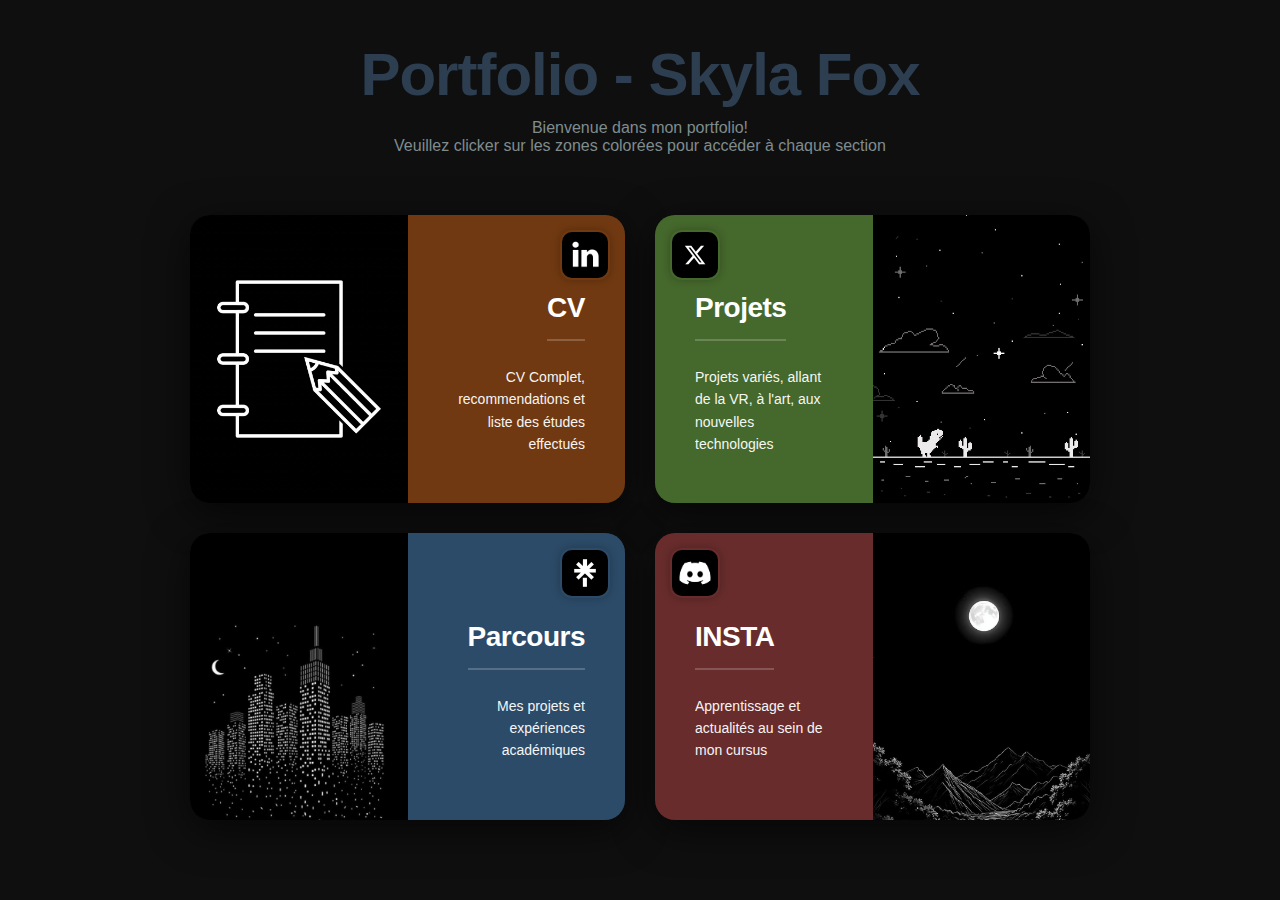
<file: Portfolio-Skyla/index.html>
<!DOCTYPE html>
<html lang="en">
<head>
    <meta charset="UTF-8">
    <meta name="viewport" content="width=device-width, initial-scale=1.0">
    <title>Skyla Portfolio</title>
    <link rel="stylesheet" href="styles.css">
</head>
<body>
    <div class="container">
        <header class="header">
            <h1>Portfolio - Skyla Fox </h1>
            <p class="subtitle">Bienvenue dans mon portfolio! <br> Veuillez clicker sur les zones colorées pour accéder à chaque section</p>
        </header>

        <div class="portfolio-grid"> <!-- Slot 1 - CV -->
            <div class="portfolio-case case-1">
                <h2 class="hidden-title">CV</h2>
                <p class="hidden-description">Étudiante en BTS SIO option SLAM, passionnée par l'intelligence artificielle, le développement web et les environnements immersifs. Dotée d'une double compétence en marketing digital et en informatique, j'ai développé une approche hybride alliant technique et stratégie digitale.</p>
                <p class="hidden-description">Curieuse, autonome et créative, j'ai contribué à la gestion de communautés digitales, à la création de contenus web et à l'optimisation d'outils numériques en entreprise. Mon objectif est de concevoir des solutions technologiques innovantes, notamment dans le domaine des formations assistées par IA et de la réalité virtuelle, afin de rendre l'apprentissage plus accessible et personnalisé.</p>
                <img class="hidden-image" src="./assets/img/notes (2).jpg" alt="CV">
                <a class="hidden-link" href="./assets/CV-Skyla.pdf"></a>
                <data class="hidden-display-type" value="pdf"></data>
                <a href="https://www.linkedin.com/in/skyla-fox-escandell/" target="_blank" rel="noopener noreferrer" class="social-link" onclick="event.stopPropagation();">
                    <img src="./assets/img/linkedin.jpg" alt="LinkedIn" class="social-icon-img">
                </a>
                <div class="content-wrapper"> <!-- Intra - CV -->
                    <div class="image-area"></div>
                     <div class="text-area accent-bg-1">
                        <h3>CV</h3>
                        <p class="description">CV Complet, recommendations et liste des études effectués</p>
                    </div>
                </div>
            </div>
            
            <div class="portfolio-case case-2" data-nav-on-click="true"> <!-- Slot 2 - Projets Personnels -->
                <img class="hidden-image" src="./assets/img/blocky jeux.jpg" alt="Projets">
                <a class="hidden-link" href="projets.html"></a>
                <a href="https://x.com/Skyla_Fox_" target="_blank" rel="noopener noreferrer" class="social-link" onclick="event.stopPropagation();">
                    <img src="./assets/img/X.jpg" alt="Twitter/X" class="social-icon-img">
                </a>                
                <div class="content-wrapper"> <!-- Intra - Projets -->
                    <div class="text-area accent-bg-2">
                        <h3>Projets</h3>
                        <p class="description">Projets variés, allant de la VR, à l'art, aux nouvelles technologies</p>
                    </div>
                    <div class="image-area"></div>
                </div>
            </div>

            <div class="portfolio-case case-3" data-nav-on-click="true"> <!-- Slot 3 - Galerie -->
                <img class="hidden-image" src="./assets/img/villes.jpg" alt="Galerie">
                <a class="hidden-link" href="galerie.html"></a>
                <a href="https://linktr.ee/skyla_fox" target="_blank" rel="noopener noreferrer" class="social-link" onclick="event.stopPropagation();">
                    <img src="./assets/img/linktree.jpg" alt="Linktree" class="social-icon-img">
                </a>               
                <div class="content-wrapper"> <!-- Intra - Galerie -->
                    <div class="image-area"></div>
                    <div class="text-area accent-bg-3">
                        <h3>Parcours</h3>
                        <p class="description">Mes projets et expériences académiques</p>
                    </div>
                </div>
            </div>

            <div class="portfolio-case case-4" data-nav-on-click="true"> <!-- Slot 4 - Contact -->
                <img class="hidden-image" src="./assets/img/montagneqs.jpg" alt="Contact">
                <a class="hidden-link" href="newsletters.html"></a>
                <a href="https://discord.com" target="_blank" rel="noopener noreferrer" class="social-link" onclick="event.stopPropagation();">
                    <img src="./assets/img/discord.jpg" alt="Discord" class="social-icon-img">
                </a>
                <div class="content-wrapper"> <!-- Intra - Contact -->
                    <div class="text-area accent-bg-4">
                        <h3>INSTA</h3>
                        <p class="description">Apprentissage et actualités au sein de mon cursus</p>
                    </div>
                    <div class="image-area"></div>
                </div>
            </div>
        </div>

        <div id="detail-view" class="detail-view" aria-hidden="true"> <!-- Detail - Retour bouton -->
           <div class="detail-inner">
                <button id="detail-back" class="detail-back">← Retour à l'accueil</button> 
                <div class="detail-content">
                    <div class="detail-media" id="detail-media" aria-hidden="true">
                    </div>
                    <div class="detail-text">
                        <h2 id="detail-title"></h2>
                        <p id="detail-desc"></p>
                    </div>
                </div>
            </div>
        </div>
    </div>
    
<script src="script.js"></script>
</body> 
</html>
</file>
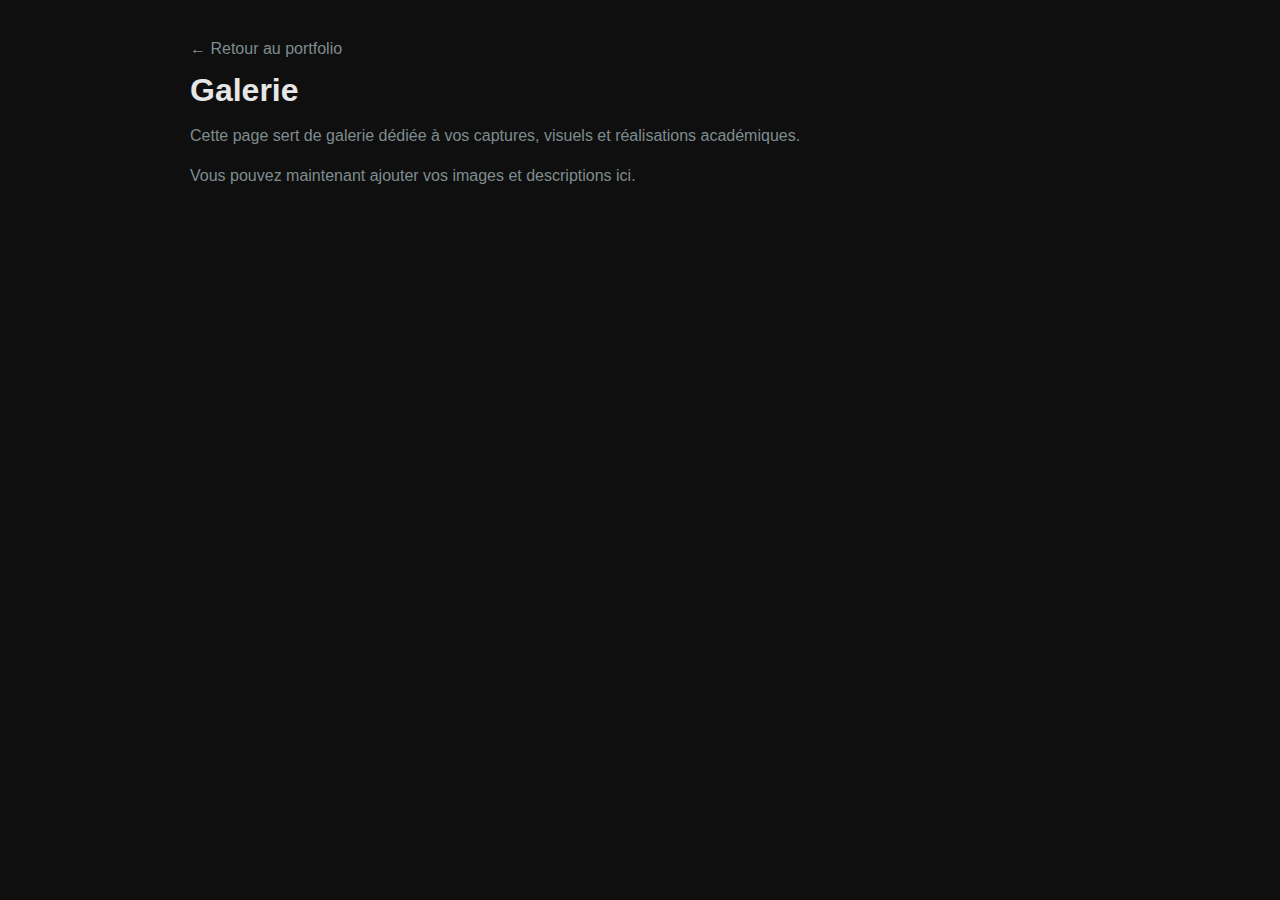
<file: Portfolio-Skyla/galerie.html>
<!DOCTYPE html>
<html lang="fr">
<head>
    <meta charset="UTF-8">
    <meta name="viewport" content="width=device-width, initial-scale=1.0">
    <title>Galerie - Skyla Portfolio</title>
    <style>
        * { margin: 0; padding: 0; box-sizing: border-box; }
        body {
            font-family: 'Segoe UI', Tahoma, Geneva, Verdana, sans-serif;
            background: #0f0f10;
            color: #e6e6e6;
            min-height: 100vh;
            padding: 40px 20px;
        }
        main { max-width: 900px; margin: 0 auto; }
        a { color: #7f8c8d; text-decoration: none; }
        a:hover { color: #e6e6e6; }
        h1 { margin: 14px 0 14px; color: #e6e6e6; }
        p { color: #7f8c8d; line-height: 1.6; margin-bottom: 14px; }
    </style>
</head>
<body>
    <main>
        <a href="index.html">← Retour au portfolio</a>
        <h1>Galerie</h1>
        <p>Cette page sert de galerie dédiée à vos captures, visuels et réalisations académiques.</p>
        <p>Vous pouvez maintenant ajouter vos images et descriptions ici.</p>
    </main>
</body>
</html>
</file>
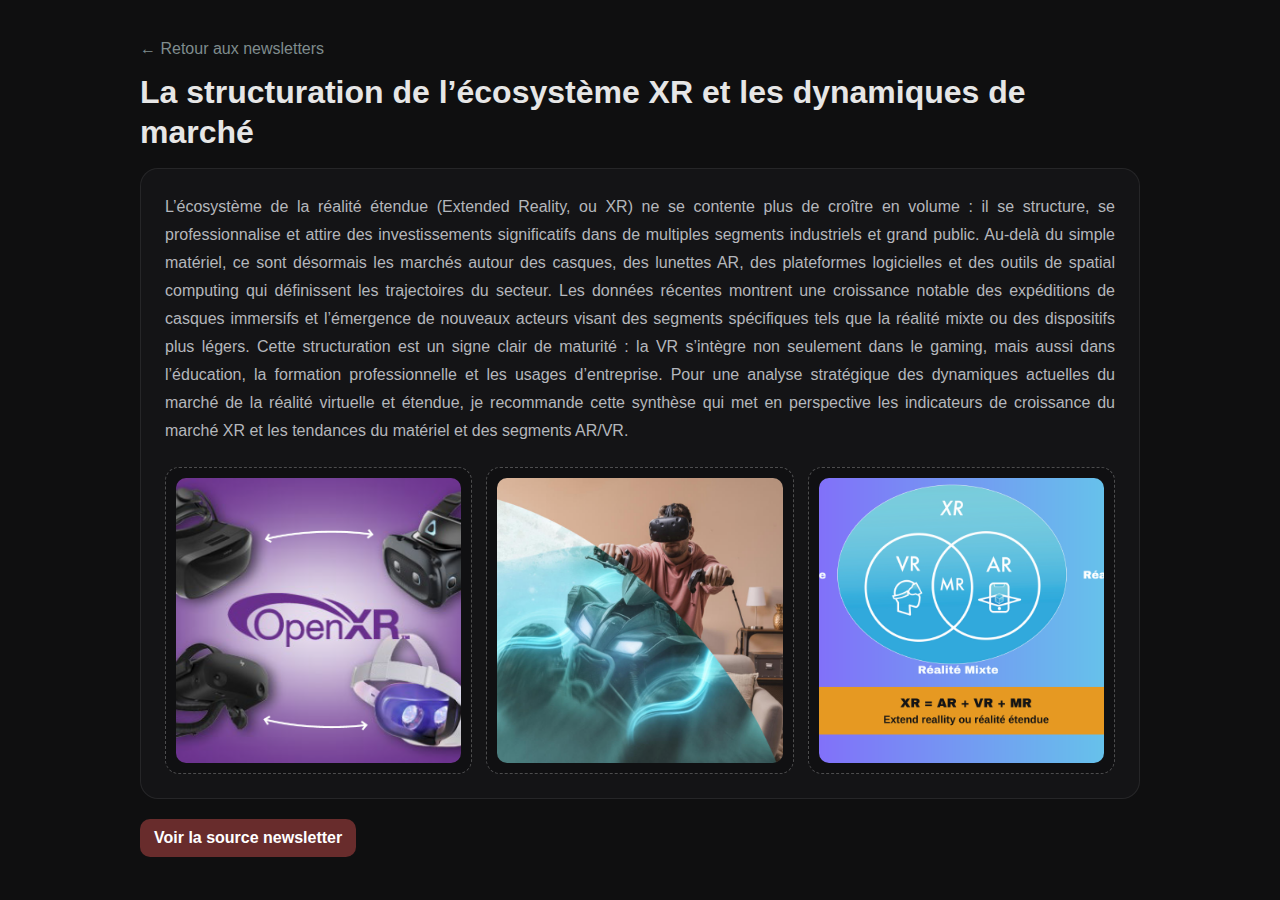
<file: Portfolio-Skyla/newsletter-design-ux.html>
<!DOCTYPE html>
<html lang="fr">
<head>
    <meta charset="UTF-8">
    <meta name="viewport" content="width=device-width, initial-scale=1.0">
    <title>Newsletter 3 - Dynamiques XR</title>
    <style>
        * { margin: 0; padding: 0; box-sizing: border-box; }
        body {
            font-family: 'Segoe UI', Tahoma, Geneva, Verdana, sans-serif;
            background: #0f0f10;
            color: #e6e6e6;
            min-height: 100vh;
            padding: 40px 20px;
        }
        main { max-width: 1000px; margin: 0 auto; }
        a { color: #7f8c8d; text-decoration: none; }
        a:hover { color: #e6e6e6; }
        h1 { margin: 14px 0 16px; color: #e6e6e6; line-height: 1.25; }
        p { color: #b4b7bc; line-height: 1.75; text-align: justify; }
        .content {
            background: #141416;
            border: 1px solid rgba(255, 255, 255, 0.08);
            border-radius: 18px;
            padding: 24px;
            margin-top: 14px;
        }
        .images {
            margin-top: 22px;
            display: grid;
            grid-template-columns: repeat(3, minmax(0, 1fr));
            gap: 14px;
        }
        .image-slot {
            aspect-ratio: 1 / 1;
            border: 1px dashed rgba(255, 255, 255, 0.25);
            border-radius: 14px;
            display: flex;
            align-items: center;
            justify-content: center;
            color: #8f949b;
            background: #101012;
            text-align: center;
            padding: 10px;
            font-size: 0.92rem;
        }
        .image-slot img {
            width: 100%;
            height: 100%;
            object-fit: cover;
            border-radius: 10px;
        }
        .link {
            display: inline-block;
            margin-top: 20px;
            background: #682c2c;
            color: #ffffff;
            padding: 10px 14px;
            border-radius: 10px;
            font-weight: 700;
        }
        .link:hover { filter: brightness(1.12); color: #ffffff; }
        @media (max-width: 860px) {
            .images {
                grid-template-columns: 1fr;
            }
        }
    </style>
</head>
<body>
    <main>
        <a href="newsletters.html">← Retour aux newsletters</a>
        <h1>La structuration de l’écosystème XR et les dynamiques de marché</h1>

        <section class="content">
            <p>
                L’écosystème de la réalité étendue (Extended Reality, ou XR) ne se contente plus de croître en volume : il se structure, se professionnalise et attire des investissements significatifs dans de multiples segments industriels et grand public. Au-delà du simple matériel, ce sont désormais les marchés autour des casques, des lunettes AR, des plateformes logicielles et des outils de spatial computing qui définissent les trajectoires du secteur. Les données récentes montrent une croissance notable des expéditions de casques immersifs et l’émergence de nouveaux acteurs visant des segments spécifiques tels que la réalité mixte ou des dispositifs plus légers. Cette structuration est un signe clair de maturité : la VR s’intègre non seulement dans le gaming, mais aussi dans l’éducation, la formation professionnelle et les usages d’entreprise. Pour une analyse stratégique des dynamiques actuelles du marché de la réalité virtuelle et étendue, je recommande cette synthèse qui met en perspective les indicateurs de croissance du marché XR et les tendances du matériel et des segments AR/VR.
            </p>

            <section class="images" aria-label="Zone images newsletter 3">
                <div class="image-slot">
                    <img src="assets/img/newsletter-3/Casques-OpenXR.png" alt="Casques compatibles OpenXR">
                </div>
                <div class="image-slot">
                    <img src="assets/img/newsletter-3/realite-etendue-XR.jpg" alt="Schéma de la réalité étendue XR">
                </div>
                <div class="image-slot">
                    <img src="assets/img/newsletter-3/XR-AR-VR-MR-1.png" alt="Comparaison XR AR VR MR">
                </div>
            </section>
        </section>

        <a class="link" href="https://treeview.studio/blog/ar-vr-mr-xr-metaverse-spatial-computing-industry-stats" target="_blank" rel="noopener noreferrer">Voir la source newsletter</a>
    </main>
</body>
</html>
</file>
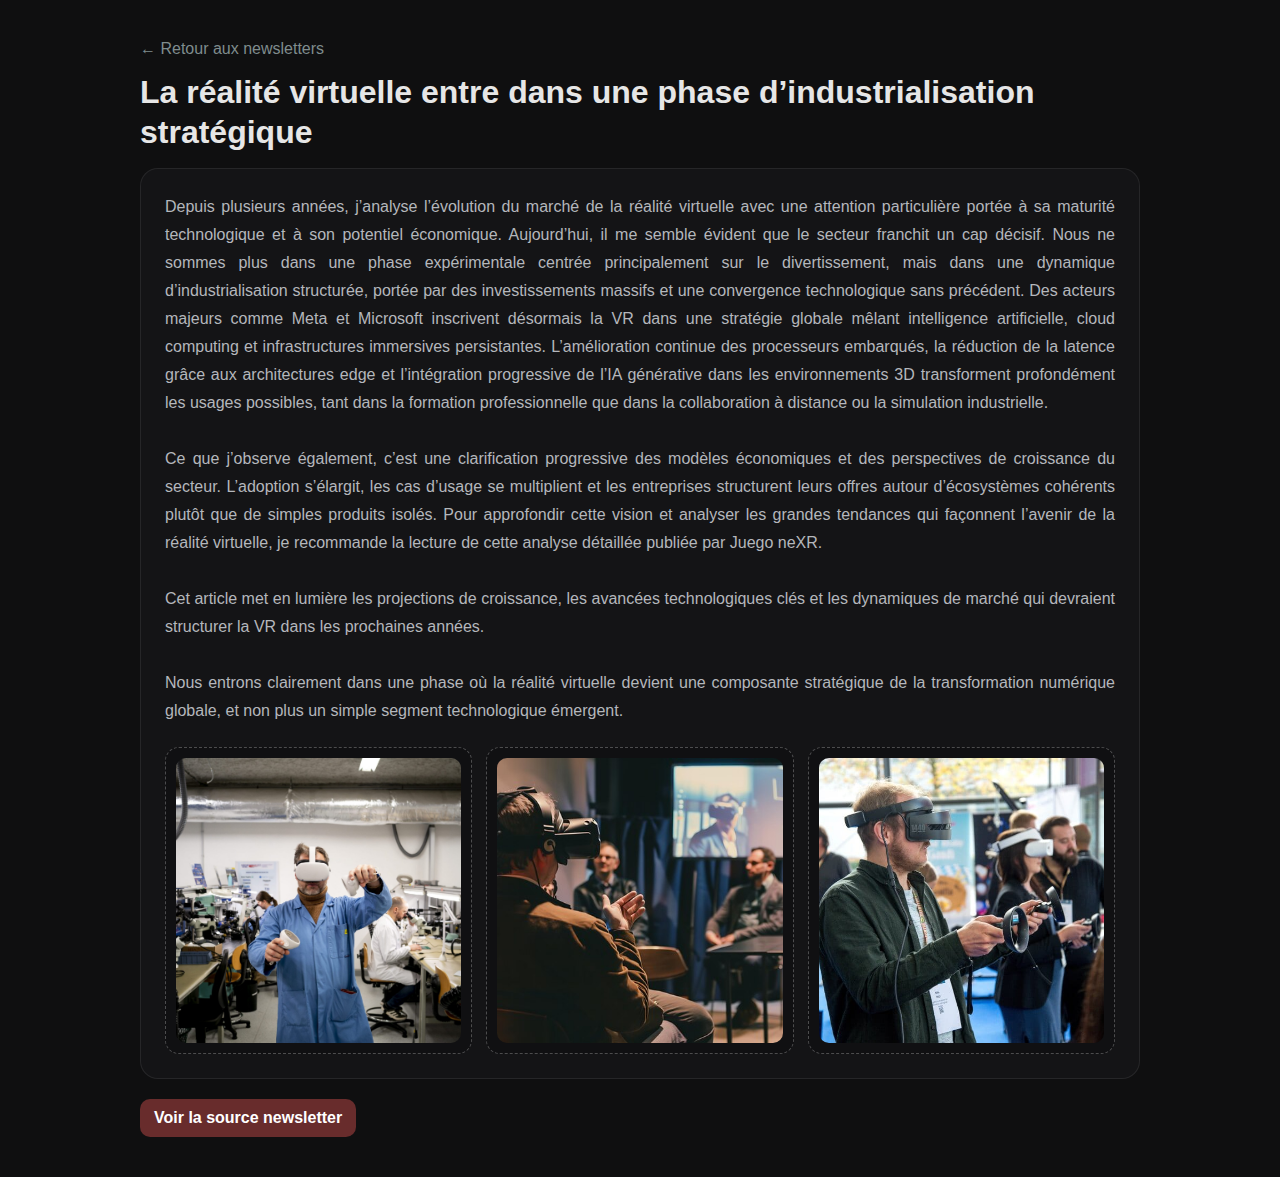
<file: Portfolio-Skyla/newsletter-ia-tech.html>
<!DOCTYPE html>
<html lang="fr">
<head>
    <meta charset="UTF-8">
    <meta name="viewport" content="width=device-width, initial-scale=1.0">
    <title>Newsletter 1 - Industrialisation VR</title>
    <style>
        * { margin: 0; padding: 0; box-sizing: border-box; }
        body {
            font-family: 'Segoe UI', Tahoma, Geneva, Verdana, sans-serif;
            background: #0f0f10;
            color: #e6e6e6;
            min-height: 100vh;
            padding: 40px 20px;
        }
        main { max-width: 1000px; margin: 0 auto; }
        a { color: #7f8c8d; text-decoration: none; }
        a:hover { color: #e6e6e6; }
        h1 { margin: 14px 0 16px; color: #e6e6e6; line-height: 1.25; }
        p { color: #b4b7bc; line-height: 1.75; text-align: justify; }
        .content {
            background: #141416;
            border: 1px solid rgba(255, 255, 255, 0.08);
            border-radius: 18px;
            padding: 24px;
            margin-top: 14px;
        }
        .images {
            margin-top: 22px;
            display: grid;
            grid-template-columns: repeat(3, minmax(0, 1fr));
            gap: 14px;
        }
        .image-slot {
            aspect-ratio: 1 / 1;
            border: 1px dashed rgba(255, 255, 255, 0.25);
            border-radius: 14px;
            display: flex;
            align-items: center;
            justify-content: center;
            color: #8f949b;
            background: #101012;
            text-align: center;
            padding: 10px;
            font-size: 0.92rem;
        }
        .image-slot img {
            width: 100%;
            height: 100%;
            object-fit: cover;
            border-radius: 10px;
        }
        .link {
            display: inline-block;
            margin-top: 20px;
            background: #682c2c;
            color: #ffffff;
            padding: 10px 14px;
            border-radius: 10px;
            font-weight: 700;
        }
        .link:hover { filter: brightness(1.12); color: #ffffff; }
        @media (max-width: 860px) {
            .images {
                grid-template-columns: 1fr;
            }
        }
    </style>
</head>
<body>
    <main>
        <a href="newsletters.html">← Retour aux newsletters</a>
        <h1>La réalité virtuelle entre dans une phase d’industrialisation stratégique</h1>

        <section class="content">
            <p>
                Depuis plusieurs années, j’analyse l’évolution du marché de la réalité virtuelle avec une attention particulière portée à sa maturité technologique et à son potentiel économique. Aujourd’hui, il me semble évident que le secteur franchit un cap décisif. Nous ne sommes plus dans une phase expérimentale centrée principalement sur le divertissement, mais dans une dynamique d’industrialisation structurée, portée par des investissements massifs et une convergence technologique sans précédent. Des acteurs majeurs comme Meta et Microsoft inscrivent désormais la VR dans une stratégie globale mêlant intelligence artificielle, cloud computing et infrastructures immersives persistantes. L’amélioration continue des processeurs embarqués, la réduction de la latence grâce aux architectures edge et l’intégration progressive de l’IA générative dans les environnements 3D transforment profondément les usages possibles, tant dans la formation professionnelle que dans la collaboration à distance ou la simulation industrielle.
                <br><br>
                Ce que j’observe également, c’est une clarification progressive des modèles économiques et des perspectives de croissance du secteur. L’adoption s’élargit, les cas d’usage se multiplient et les entreprises structurent leurs offres autour d’écosystèmes cohérents plutôt que de simples produits isolés. Pour approfondir cette vision et analyser les grandes tendances qui façonnent l’avenir de la réalité virtuelle, je recommande la lecture de cette analyse détaillée publiée par Juego neXR.
                <br><br>
                Cet article met en lumière les projections de croissance, les avancées technologiques clés et les dynamiques de marché qui devraient structurer la VR dans les prochaines années.
                <br><br>
                Nous entrons clairement dans une phase où la réalité virtuelle devient une composante stratégique de la transformation numérique globale, et non plus un simple segment technologique émergent.
            </p>

            <section class="images" aria-label="Zone images newsletter 1">
                <div class="image-slot">
                    <img src="assets/img/newsletter-1/La-realite-Virtuelle-en-entreprise-02-scaled.jpg" alt="Réalité virtuelle en entreprise">
                </div>
                <div class="image-slot">
                    <img src="assets/img/newsletter-1/man-wearing-vr-headset-while-interacting-with-others-conference-room_1282444-87090.jpg" alt="Personne portant un casque VR en réunion">
                </div>
                <div class="image-slot">
                    <img src="assets/img/newsletter-1/virtual-reality-at-meetings-and-events.jpg" alt="Réalité virtuelle dans les réunions et événements">
                </div>
            </section>
        </section>

        <a class="link" href="https://juegonexr.com/blog/virtual-reality-future-trends/" target="_blank" rel="noopener noreferrer">Voir la source newsletter</a>
    </main>
</body>
</html>
</file>
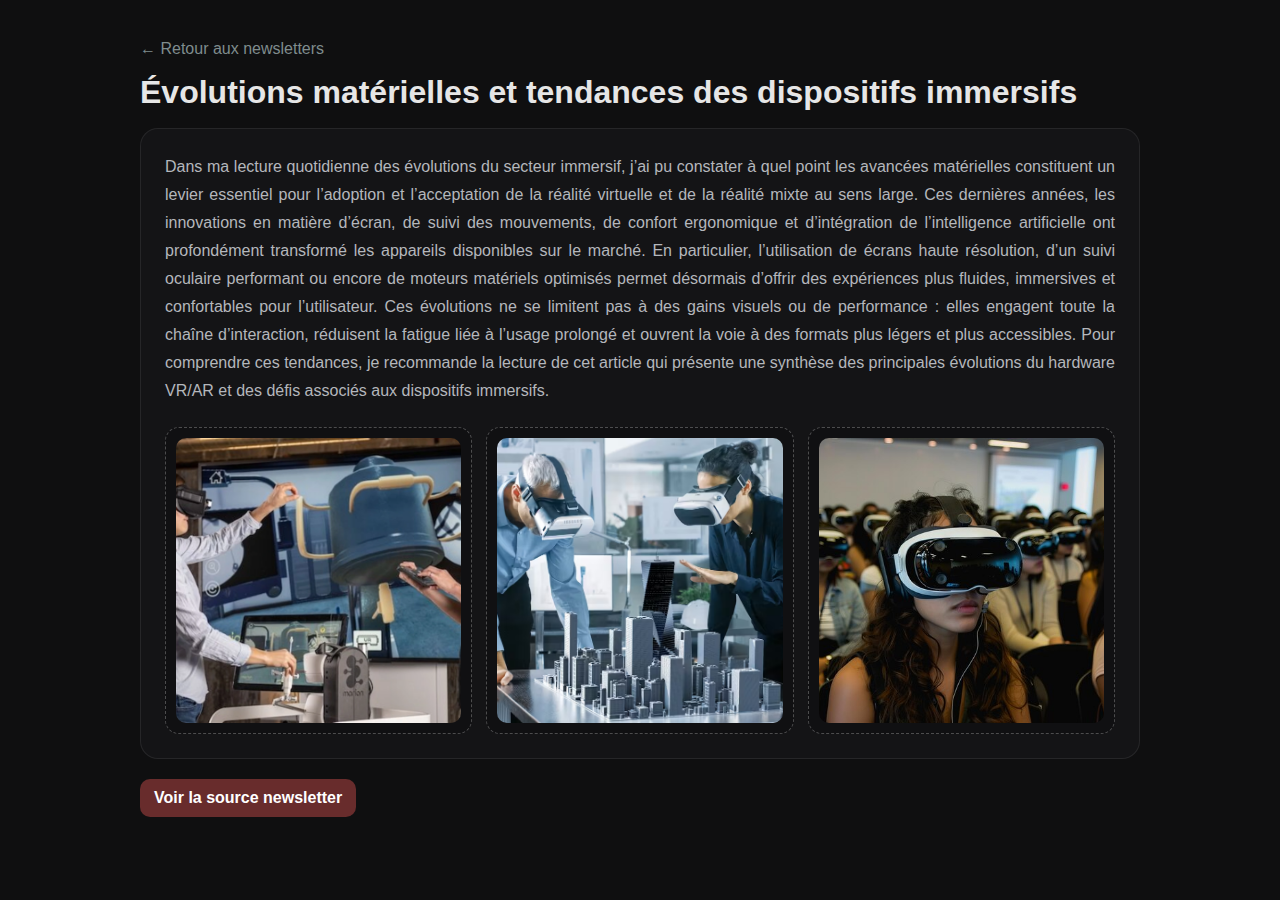
<file: Portfolio-Skyla/newsletter-web-dev.html>
<!DOCTYPE html>
<html lang="fr">
<head>
    <meta charset="UTF-8">
    <meta name="viewport" content="width=device-width, initial-scale=1.0">
    <title>Newsletter 2 - Évolutions matérielles</title>
    <style>
        * { margin: 0; padding: 0; box-sizing: border-box; }
        body {
            font-family: 'Segoe UI', Tahoma, Geneva, Verdana, sans-serif;
            background: #0f0f10;
            color: #e6e6e6;
            min-height: 100vh;
            padding: 40px 20px;
        }
        main { max-width: 1000px; margin: 0 auto; }
        a { color: #7f8c8d; text-decoration: none; }
        a:hover { color: #e6e6e6; }
        h1 { margin: 14px 0 16px; color: #e6e6e6; line-height: 1.25; }
        p { color: #b4b7bc; line-height: 1.75; text-align: justify; }
        .content {
            background: #141416;
            border: 1px solid rgba(255, 255, 255, 0.08);
            border-radius: 18px;
            padding: 24px;
            margin-top: 14px;
        }
        .images {
            margin-top: 22px;
            display: grid;
            grid-template-columns: repeat(3, minmax(0, 1fr));
            gap: 14px;
        }
        .image-slot {
            aspect-ratio: 1 / 1;
            border: 1px dashed rgba(255, 255, 255, 0.25);
            border-radius: 14px;
            display: flex;
            align-items: center;
            justify-content: center;
            color: #8f949b;
            background: #101012;
            text-align: center;
            padding: 10px;
            font-size: 0.92rem;
        }
        .image-slot img {
            width: 100%;
            height: 100%;
            object-fit: cover;
            border-radius: 10px;
        }
        .link {
            display: inline-block;
            margin-top: 20px;
            background: #682c2c;
            color: #ffffff;
            padding: 10px 14px;
            border-radius: 10px;
            font-weight: 700;
        }
        .link:hover { filter: brightness(1.12); color: #ffffff; }
        @media (max-width: 860px) {
            .images {
                grid-template-columns: 1fr;
            }
        }
    </style>
</head>
<body>
    <main>
        <a href="newsletters.html">← Retour aux newsletters</a>
        <h1>Évolutions matérielles et tendances des dispositifs immersifs</h1>

        <section class="content">
            <p>
                Dans ma lecture quotidienne des évolutions du secteur immersif, j’ai pu constater à quel point les avancées matérielles constituent un levier essentiel pour l’adoption et l’acceptation de la réalité virtuelle et de la réalité mixte au sens large. Ces dernières années, les innovations en matière d’écran, de suivi des mouvements, de confort ergonomique et d’intégration de l’intelligence artificielle ont profondément transformé les appareils disponibles sur le marché. En particulier, l’utilisation de écrans haute résolution, d’un suivi oculaire performant ou encore de moteurs matériels optimisés permet désormais d’offrir des expériences plus fluides, immersives et confortables pour l’utilisateur. Ces évolutions ne se limitent pas à des gains visuels ou de performance : elles engagent toute la chaîne d’interaction, réduisent la fatigue liée à l’usage prolongé et ouvrent la voie à des formats plus légers et plus accessibles. Pour comprendre ces tendances, je recommande la lecture de cet article qui présente une synthèse des principales évolutions du hardware VR/AR et des défis associés aux dispositifs immersifs.
            </p>

            <section class="images" aria-label="Zone images newsletter 2">
                <div class="image-slot">
                    <img src="assets/img/newsletter-2/Capture d'écran 2026-02-27 193023.png" alt="Visualisation matérielle immersive">
                </div>
                <div class="image-slot">
                    <img src="assets/img/newsletter-2/file-20191004-118205-1bhhg24.avif" alt="Technologie de casque VR avancée">
                </div>
                <div class="image-slot">
                    <img src="assets/img/newsletter-2/virtual-reality-conference-room-participants-wearing-vr-headsets-conferences_89286-6504.jpg" alt="Utilisation de casques VR en contexte professionnel">
                </div>
            </section>
        </section>

        <a class="link" href="https://blog.laval-virtual.com/tendances-hardware-xr-2025/" target="_blank" rel="noopener noreferrer">Voir la source newsletter</a>
    </main>
</body>
</html>
</file>
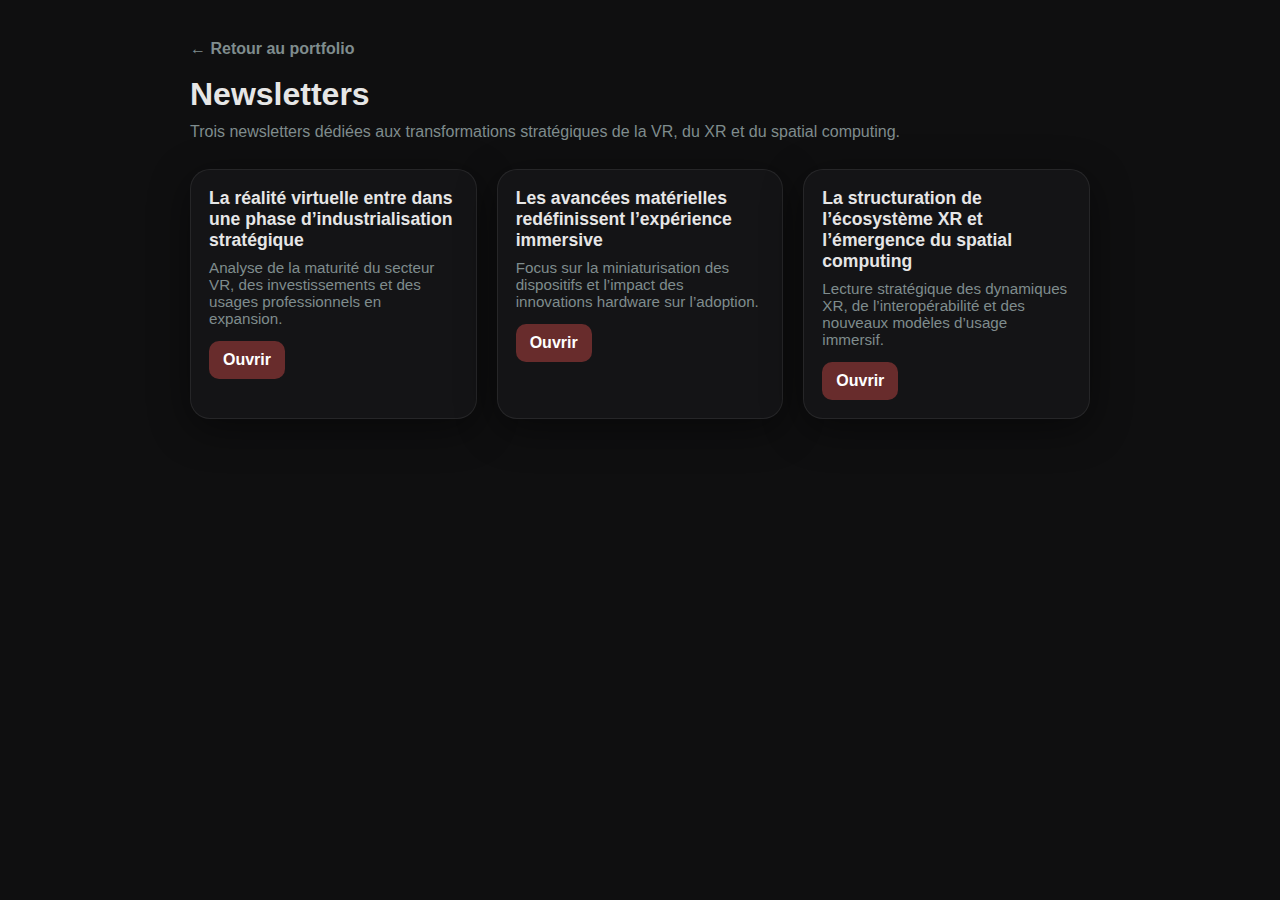
<file: Portfolio-Skyla/newsletters.html>
<!DOCTYPE html>
<html lang="fr">
<head>
    <meta charset="UTF-8">
    <meta name="viewport" content="width=device-width, initial-scale=1.0">
    <title>Newsletters - Skyla Portfolio</title>
    <style>
        * {
            margin: 0;
            padding: 0;
            box-sizing: border-box;
        }

        body {
            font-family: 'Segoe UI', Tahoma, Geneva, Verdana, sans-serif;
            background: #0f0f10;
            color: #e6e6e6;
            min-height: 100vh;
            padding: 40px 20px;
        }

        .wrap {
            width: 100%;
            max-width: 900px;
            margin: 0 auto;
        }

        .back {
            display: inline-block;
            margin-bottom: 18px;
            color: #7f8c8d;
            text-decoration: none;
            font-weight: 700;
        }

        .back:hover {
            color: #e6e6e6;
        }

        h1 {
            margin: 0 0 10px;
            font-size: 2rem;
            color: #e6e6e6;
        }

        p {
            margin: 0 0 28px;
            color: #7f8c8d;
        }

        .grid {
            display: grid;
            grid-template-columns: repeat(auto-fit, minmax(220px, 1fr));
            gap: 20px;
        }

        .card {
            background: #141416;
            border-radius: 20px;
            padding: 18px;
            border: 1px solid rgba(255, 255, 255, 0.08);
            box-shadow: 0 10px 40px rgba(0, 0, 0, 0.45);
        }

        .card h2 {
            margin: 0 0 8px;
            font-size: 1.1rem;
            color: #e6e6e6;
        }

        .card p {
            margin: 0 0 14px;
            font-size: 0.95rem;
            color: #7f8c8d;
        }

        .card a {
            display: inline-block;
            text-decoration: none;
            color: #ffffff;
            background: #682c2c;
            font-weight: 700;
            padding: 10px 14px;
            border-radius: 10px;
        }

        .card a:hover {
            filter: brightness(1.12);
        }
    </style>
</head>
<body>
    <main class="wrap">
        <a class="back" href="index.html">← Retour au portfolio</a>
        <h1>Newsletters</h1>
        <p>Trois newsletters dédiées aux transformations stratégiques de la VR, du XR et du spatial computing.</p>

        <section class="grid">
            <article class="card">
                <h2>La réalité virtuelle entre dans une phase d’industrialisation stratégique</h2>
                <p>Analyse de la maturité du secteur VR, des investissements et des usages professionnels en expansion.</p>
                <a href="newsletter-ia-tech.html">Ouvrir</a>
            </article>

            <article class="card">
                <h2>Les avancées matérielles redéfinissent l’expérience immersive</h2>
                <p>Focus sur la miniaturisation des dispositifs et l’impact des innovations hardware sur l’adoption.</p>
                <a href="newsletter-web-dev.html">Ouvrir</a>
            </article>

            <article class="card">
                <h2>La structuration de l’écosystème XR et l’émergence du spatial computing</h2>
                <p>Lecture stratégique des dynamiques XR, de l’interopérabilité et des nouveaux modèles d’usage immersif.</p>
                <a href="newsletter-design-ux.html">Ouvrir</a>
            </article>
        </section>
    </main>
</body>
</html>
</file>
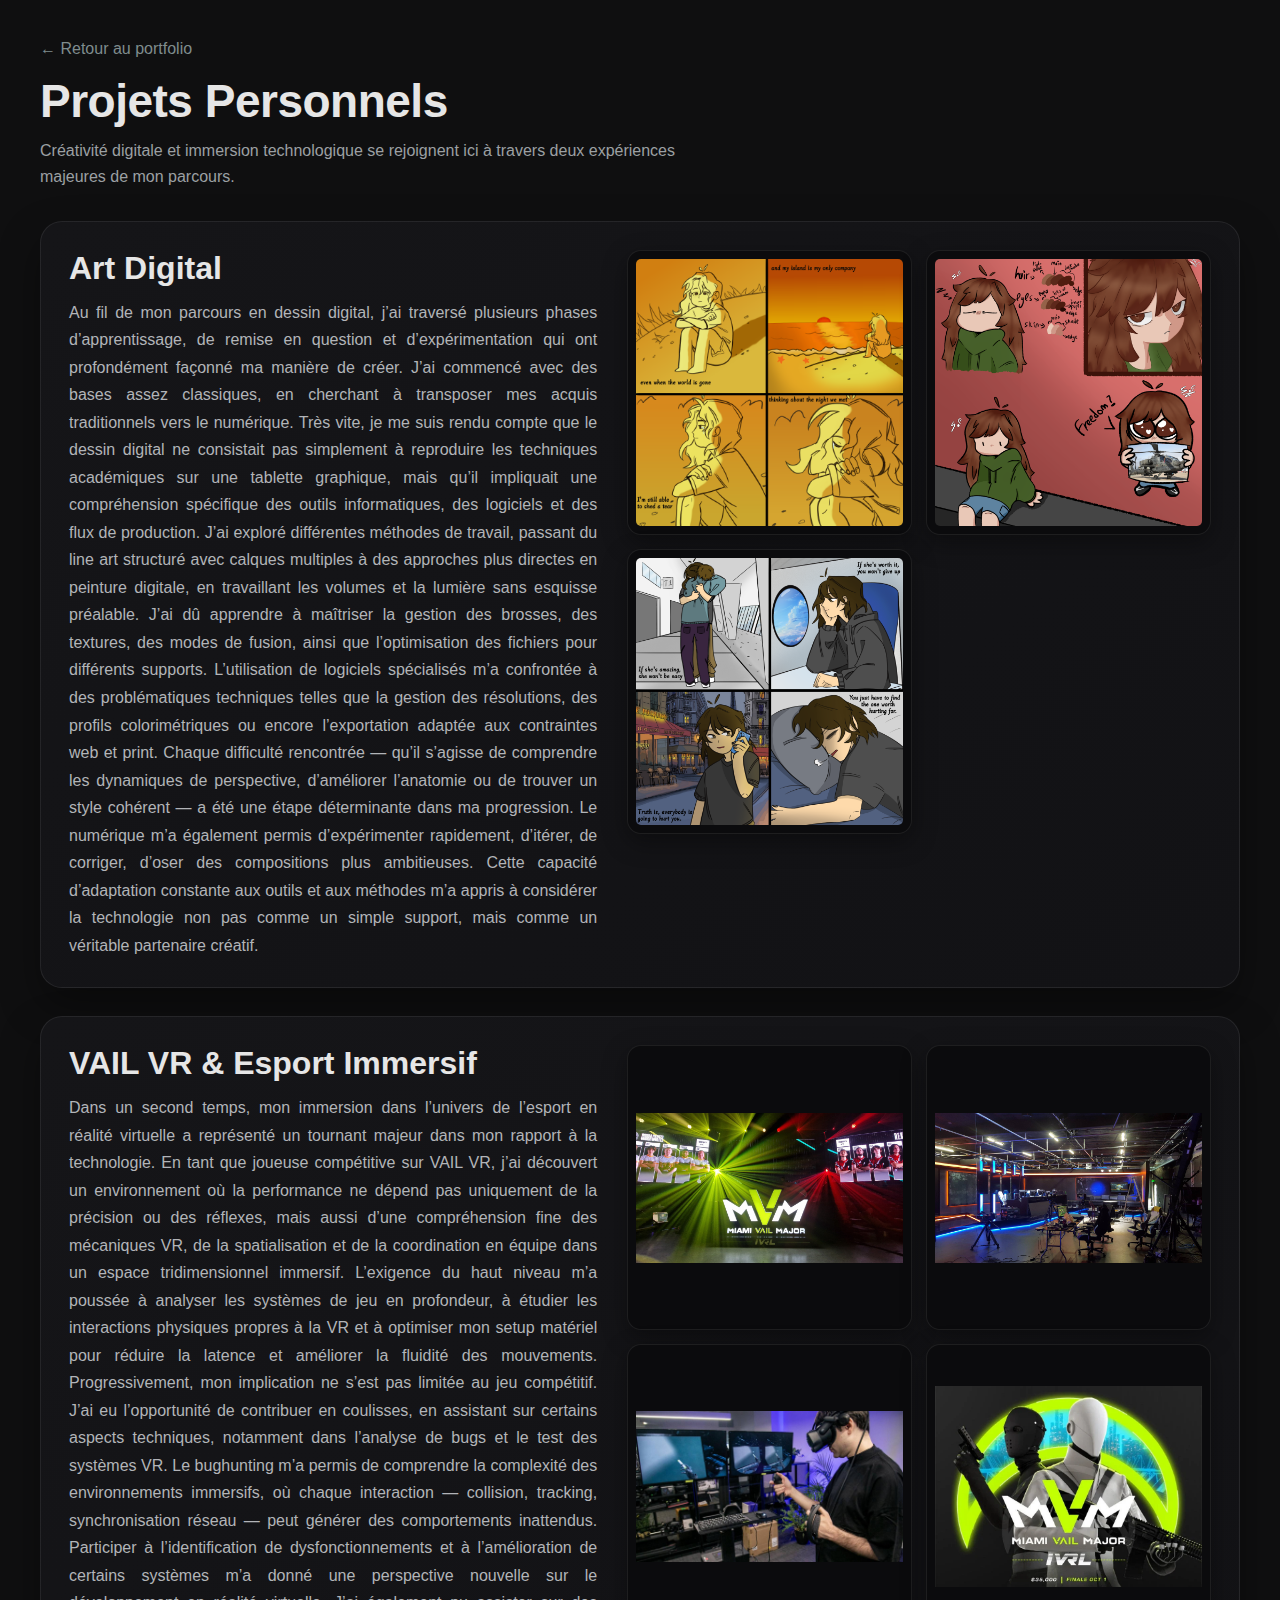
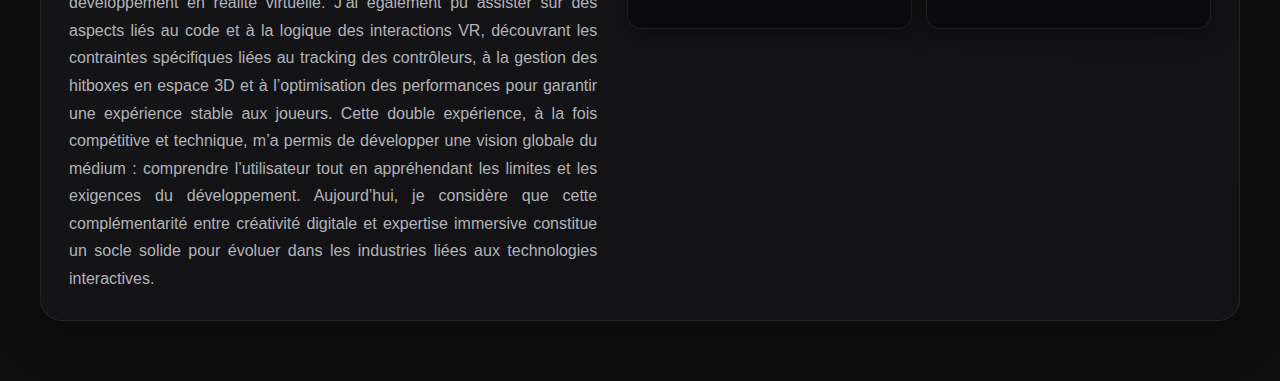
<file: Portfolio-Skyla/projets.html>
<!DOCTYPE html>
<html lang="fr">
<head>
    <meta charset="UTF-8">
    <meta name="viewport" content="width=device-width, initial-scale=1.0">
    <title>Projets - Skyla Portfolio</title>
    <style>
        * { margin: 0; padding: 0; box-sizing: border-box; }

        body {
            font-family: 'Segoe UI', Tahoma, Geneva, Verdana, sans-serif;
            background: #0f0f10;
            color: #e6e6e6;
            min-height: 100vh;
            padding: 40px 20px 60px;
        }

        main {
            max-width: 1200px;
            margin: 0 auto;
        }

        a {
            color: #7f8c8d;
            text-decoration: none;
            transition: color 0.25s ease;
        }

        a:hover { color: #e6e6e6; }

        .page-header {
            margin-bottom: 30px;
        }

        h1 {
            margin: 16px 0 10px;
            color: #e6e6e6;
            font-size: clamp(30px, 5vw, 46px);
            letter-spacing: -0.5px;
        }

        .intro {
            color: #9ca0a3;
            line-height: 1.65;
            max-width: 75ch;
        }

        .projects-layout {
            display: grid;
            gap: 28px;
        }

        .project-card {
            display: grid;
            grid-template-columns: 0.95fr 1.05fr;
            gap: 30px;
            background: linear-gradient(145deg, #151518, #121215);
            border: 1px solid rgba(255, 255, 255, 0.08);
            border-radius: 22px;
            padding: 28px;
            box-shadow: 0 18px 40px rgba(0, 0, 0, 0.35);
        }

        .project-card h2 {
            margin-bottom: 12px;
            font-size: clamp(22px, 3.5vw, 32px);
            color: #e6e6e6;
        }

        .project-card p {
            color: #b2b4b8;
            line-height: 1.72;
            text-align: justify;
        }

        .gallery {
            display: grid;
            grid-template-columns: repeat(2, minmax(0, 1fr));
            gap: 14px;
            align-content: start;
        }

        .gallery img {
            width: 100%;
            aspect-ratio: 1 / 1;
            object-fit: contain;
            border-radius: 14px;
            background: #0b0b0d;
            padding: 8px;
            border: 1px solid rgba(255, 255, 255, 0.08);
            box-shadow: 0 8px 24px rgba(0, 0, 0, 0.35);
        }

        @media (max-width: 940px) {
            .project-card {
                grid-template-columns: 1fr;
            }
        }
    </style>
</head>
<body>
    <main>
        <header class="page-header">
            <a href="index.html">← Retour au portfolio</a>
            <h1>Projets Personnels</h1>
            <p class="intro">Créativité digitale et immersion technologique se rejoignent ici à travers deux expériences majeures de mon parcours.</p>
        </header>

        <section class="projects-layout">
            <article class="project-card">
                <div>
                    <h2>Art Digital</h2>
                    <p>
                        Au fil de mon parcours en dessin digital, j’ai traversé plusieurs phases d’apprentissage, de remise en question et d’expérimentation qui ont profondément façonné ma manière de créer. J’ai commencé avec des bases assez classiques, en cherchant à transposer mes acquis traditionnels vers le numérique. Très vite, je me suis rendu compte que le dessin digital ne consistait pas simplement à reproduire les techniques académiques sur une tablette graphique, mais qu’il impliquait une compréhension spécifique des outils informatiques, des logiciels et des flux de production. J’ai exploré différentes méthodes de travail, passant du line art structuré avec calques multiples à des approches plus directes en peinture digitale, en travaillant les volumes et la lumière sans esquisse préalable. J’ai dû apprendre à maîtriser la gestion des brosses, des textures, des modes de fusion, ainsi que l’optimisation des fichiers pour différents supports. L’utilisation de logiciels spécialisés m’a confrontée à des problématiques techniques telles que la gestion des résolutions, des profils colorimétriques ou encore l’exportation adaptée aux contraintes web et print. Chaque difficulté rencontrée — qu’il s’agisse de comprendre les dynamiques de perspective, d’améliorer l’anatomie ou de trouver un style cohérent — a été une étape déterminante dans ma progression. Le numérique m’a également permis d’expérimenter rapidement, d’itérer, de corriger, d’oser des compositions plus ambitieuses. Cette capacité d’adaptation constante aux outils et aux méthodes m’a appris à considérer la technologie non pas comme un simple support, mais comme un véritable partenaire créatif.
                    </p>
                </div>
                <div class="gallery gallery--art">
                    <img src="assets/img/art/The night we met.png" alt="Illustration digitale artistique - The night we met">
                    <img src="assets/img/art/doodl time.png" alt="Illustration digitale artistique - Doodl time">
                    <img src="assets/img/art/imaginary hug.png" alt="Illustration digitale artistique - Imaginary hug">
                </div>
            </article>

            <article class="project-card">
                <div>
                    <h2>VAIL VR & Esport Immersif</h2>
                    <p>
                        Dans un second temps, mon immersion dans l’univers de l’esport en réalité virtuelle a représenté un tournant majeur dans mon rapport à la technologie. En tant que joueuse compétitive sur VAIL VR, j’ai découvert un environnement où la performance ne dépend pas uniquement de la précision ou des réflexes, mais aussi d’une compréhension fine des mécaniques VR, de la spatialisation et de la coordination en équipe dans un espace tridimensionnel immersif. L’exigence du haut niveau m’a poussée à analyser les systèmes de jeu en profondeur, à étudier les interactions physiques propres à la VR et à optimiser mon setup matériel pour réduire la latence et améliorer la fluidité des mouvements. Progressivement, mon implication ne s’est pas limitée au jeu compétitif. J’ai eu l’opportunité de contribuer en coulisses, en assistant sur certains aspects techniques, notamment dans l’analyse de bugs et le test des systèmes VR. Le bughunting m’a permis de comprendre la complexité des environnements immersifs, où chaque interaction — collision, tracking, synchronisation réseau — peut générer des comportements inattendus. Participer à l’identification de dysfonctionnements et à l’amélioration de certains systèmes m’a donné une perspective nouvelle sur le développement en réalité virtuelle. J’ai également pu assister sur des aspects liés au code et à la logique des interactions VR, découvrant les contraintes spécifiques liées au tracking des contrôleurs, à la gestion des hitboxes en espace 3D et à l’optimisation des performances pour garantir une expérience stable aux joueurs. Cette double expérience, à la fois compétitive et technique, m’a permis de développer une vision globale du médium : comprendre l’utilisateur tout en appréhendant les limites et les exigences du développement. Aujourd’hui, je considère que cette complémentarité entre créativité digitale et expertise immersive constitue un socle solide pour évoluer dans les industries liées aux technologies interactives.
                    </p>
                </div>
                <div class="gallery gallery--vail">
                    <img src="assets/img/vail/Fd_nPafXoAMDjrh.jpeg" alt="Action VAIL VR en compétition">
                    <img src="assets/img/vail/12362768_1641920506062936_4242301862754800399_o.jpg" alt="Équipe et environnement esport VR">
                    <img src="assets/img/vail/R.jpeg" alt="Capture immersive VAIL VR">
                    <img src="assets/img/vail/M6Rn8nlalng7IN8SxnBES_Ef_ctOPsfCH9w63HqR--4.webp" alt="Scène de gameplay VAIL VR">
                </div>
            </article>
        </section>
    </main>
</body>
</html>
</file>
<file: Portfolio-Skyla/styles.css>
* {
    margin: 0;
    padding: 0;
    box-sizing: border-box;
}

.hidden-title,
.hidden-description,
.hidden-image,
.hidden-link,
.hidden-display-type {
    display: none !important;
}

body {
    font-family: 'Segoe UI', Tahoma, Geneva, Verdana, sans-serif;
    background: #0f0f10; 
    color: #e6e6e6;
    min-height: 100vh;
    padding: 40px 20px;
}

.container {
    max-width: 900px;
    margin: 0 auto;
}

.header {
    text-align: center;
    margin-bottom: 60px;
    animation: slideDown 0.8s ease-out;
}

.header h1 {
    font-size: 60px;
    color: #2c3e50;
    margin-bottom: 10px;
    font-weight: 700;
    letter-spacing: -1px;
}

.subtitle {
    font-size: 16px;
    color: #7f8c8d;
    font-weight: 400;
}

.portfolio-grid {
    display: grid;
    grid-template-columns: repeat(2, 1fr);
    grid-template-rows: repeat(2, 1fr);
    gap: 30px;
    height: calc(85vh - 160px);
    margin-bottom: 20px;
}

.portfolio-case {
    position: relative;
    border-radius: 20px;
    overflow: hidden;
    box-shadow: 0 10px 40px rgba(0, 0, 0, 0.6);
    transition: transform 0.3s ease, box-shadow 0.3s ease;
    animation: fadeInUp 0.8s ease-out;
    background: #141416;
    cursor: pointer;
    height: 100%;
}

.portfolio-case:hover {
    transform: translateY(-5px);
    box-shadow: 0 15px 50px rgba(0, 0, 0, 0.15);
}

.social-link {
    position: absolute;
    top: 15px;
    right: 15px;
    z-index: 10;
    width: 50px;
    height: 50px;
    display: flex;
    align-items: center;
    justify-content: center;
    background: rgba(255, 255, 255, 0.04);
    border-radius: 12px;
    box-shadow: 0 4px 12px rgba(0, 0, 0, 0.6);
    transition: all 0.3s ease;
    text-decoration: none;
    color: #e6e6e6;
    cursor: pointer;
}

.social-link:hover {
    transform: scale(1.1) translateY(-2px);
    box-shadow: 0 6px 20px rgba(0, 0, 0, 0.15);
    background: rgba(255, 255, 255, 1);
}

.social-icon-img {
    width: 46px;
    height: 46px;
    object-fit: cover;
    border-radius: 10px;
    transition: transform 0.3s ease;
}

.social-link:hover .social-icon-img {
    transform: scale(1.05);
}

.case-1 .social-link,
.case-3 .social-link {
    background: transparent !important;
    box-shadow: 0 0 8px rgba(0, 0, 0, 0.25) !important;
}

.case-2 .social-link,
.case-4 .social-link {
    left: 15px !important;
    right: auto !important;
    background: transparent !important;
    box-shadow: 0 0 8px rgba(0, 0, 0, 0.25) !important;
}

.case-2 .social-link:hover,
.case-4 .social-link:hover {
    background: rgba(255, 255, 255, 0.1) !important;
}

.case-2,
.case-4 {
    overflow: hidden;
}

.case-2::before,
.case-2::after,
.case-4::before,
.case-4::after,
.case-2 *::before,
.case-2 *::after,
.case-4 *::before,
.case-4 *::after {
    display: none !important;
}

.content-wrapper {
    display: grid;
    grid-template-columns: 1fr 1fr;
    height: 100%;
    position: relative;
}

.image-area {
    position: relative;
    overflow: hidden;
    display: flex;
    align-items: center;
    justify-content: center;
    background: #1a1a1c;
}

.image-area img {
    width: 100%;
    height: 100%;
    object-fit: cover;
    transition: transform 0.4s ease;
}

.portfolio-case:hover .image-area img {
    transform: scale(1.05);
}

.text-area {
    padding: 40px;
    display: flex;
    flex-direction: column;
    justify-content: center;
    align-items: flex-start;
    position: relative;
    color: #ffffff;
    z-index: 2;
}

.text-area h3 {
    font-size: 28px;
    margin: 30px 0 20px 0;
    padding-bottom: 15px;
    font-weight: 700;
    letter-spacing: -0.5px;
    border-bottom: 2px solid rgba(255, 255, 255, 0.2);
}

.text-area .description {
    font-size: 14px;
    line-height: 1.6;
    opacity: 0.95;
    font-weight: 400;
    margin: 0;
    padding-top: 5px;
}

.case-1 .text-area,
.case-3 .text-area {
    align-items: flex-end;
    text-align: right;
}

.case-1 .text-area .text-header,
.case-3 .text-area .text-header {
    flex-direction: row-reverse;
    justify-content: flex-end;
}

.case-1 .text-area .text-footer,
.case-3 .text-area .text-footer {
    display: flex;
    justify-content: flex-end;
}

.case-2 .text-area,
.case-4 .text-area {
    align-items: flex-start;
    text-align: left;
}

.case-2 .text-area .text-footer,
.case-4 .text-area .text-footer {
    display: flex;
    justify-content: flex-start;
}

.accent-bg-1 {
    background: #703911; /* slot 1 */
}

.accent-bg-2 {
    background: #45682c; /* slot 2 */
}

.accent-bg-3 {
    background: #2c4b68; /* slot 3 */
}

.accent-bg-4 {
    background: #682c2c; /* slot 4 */
}

.detail-view {
    position: fixed;
    inset: 0;
    background: rgba(10, 12, 20, 0.6);
    display: flex;
    align-items: center;
    justify-content: center;
    z-index: 2000;
    padding: 40px;
    visibility: hidden;
    opacity: 0;
    transition: opacity 320ms cubic-bezier(.2,.9,.2,1), visibility 0s linear 320ms;
    pointer-events: none;
}

.detail-view[aria-hidden="false"] {
    visibility: visible;
    opacity: 1;
    transition: opacity 320ms cubic-bezier(.2,.9,.2,1);
    pointer-events: auto;
}

.detail-inner {
    width: 90vw;
    max-width: 90%;
    height: 90vh;
    background: #121214;
    border-radius: 16px;
    overflow: hidden;
    box-shadow: 0 30px 80px rgba(0,0,0,0.6);
    transform: translateY(18px) scale(.995);
    transition: transform 360ms cubic-bezier(.2,.9,.2,1), box-shadow 360ms ease;
    will-change: transform;
}

.detail-back {
    display: inline-block;
    margin: 16px;
    padding: 8px 14px;
    background: rgba(0,0,0,0.06);
    border: none;
    border-radius: 8px;
    cursor: pointer;
    font-weight: 600;
    color: #ffffff;
}

.detail-content {
    display: grid;
    grid-template-columns: 1fr 1fr;
    gap: 0;
}

.detail-media {
    width: 100%;
    aspect-ratio: 1/1;
    overflow: hidden;
    display: flex;
    align-items: center;
    justify-content: center;
    background: #161617;
}

.detail-media img {
    width: 100%;
    height: 100%;
    object-fit: cover;
    border: none;
}

.detail-media iframe {
    width: 100%;
    height: 100%;
    border: none;
}

.detail-media .text-block {
    width: 100%;
    height: 100%;
    border: none;
}

.text-block {
    padding: 18px;
    box-sizing: border-box;
    overflow: auto;
    color: #e6e6e6;
    background: transparent;
}

.detail-text {
    padding: 40px;
}

.detail-text h2 {
    margin-bottom: 12px;
    font-size: 28px;
    color: #2c3e50;
}

.detail-text p {
    color: #e6e6e6;
    line-height: 1.6;
    margin-bottom: 18px;
}

.detail-view[aria-hidden="false"] .detail-inner {
    transform: translateY(0) scale(1);
}

.portfolio-case::before {
    content: '';
    position: absolute;
    width: 100px;
    height: 100px;
    background: rgba(255, 255, 255, 0.1);
    border-radius: 50%;
    top: -30px;
    right: -30px;
    z-index: 1;
}

.portfolio-case::after {
    content: '';
    position: absolute;
    width: 80px;
    height: 5px;
    background: rgba(0, 0, 0, 0.08);
    bottom: 40px;
    left: 0;
    z-index: 1;
}

.case-2::before,
.case-4::before {
    background: rgba(255, 255, 255, 0.02);
}

@keyframes slideDown {
    from {
        opacity: 0;
        transform: translateY(-30px);
    }
    to {
        opacity: 1;
        transform: translateY(0);
    }
}

@keyframes fadeInUp {
    from {
        opacity: 0;
        transform: translateY(40px);
    }
    to {
        opacity: 1;
        transform: translateY(0);
    }
}

body.detail-open .portfolio-grid {
    transform: scale(.995);
    opacity: 0.65;
    filter: blur(4px) saturate(.95);
    transition: all 360ms cubic-bezier(.2,.9,.2,1);
    pointer-events: none;
}

@media (max-width: 1024px) {
    .portfolio-grid {
        grid-template-columns: repeat(2, 1fr);
        gap: 30px;
    }

    .text-area {
        padding: 30px;
    }

    .text-area h3 {
        font-size: 24px;
    }
}

@media (max-width: 768px) {
    .header h1 {
        font-size: 36px;
    }

    .portfolio-grid {
        grid-template-columns: 1fr;
        gap: 25px;
    }

    .content-wrapper {
        grid-template-columns: 1fr;
        min-height: auto;
    }

    .image-area {
        min-height: 250px;
    }

    .text-area {
        padding: 25px;
        min-height: 200px;
        justify-content: flex-start;
    }
}

@media (max-width: 480px) {
    body {
        padding: 20px 10px;
    }

    .header h1 {
        font-size: 28px;
    }

    .subtitle {
        font-size: 14px;
    }

    .portfolio-grid {
        gap: 15px;
    }

    .social-link {
        top: 10px;
        right: 10px;
        width: 45px;
        height: 45px;
    }

    .social-icon {
        width: 24px;
        height: 24px;
    }

    .text-area {
        padding: 20px;
    }

    .text-area h3 {
        font-size: 20px;
        margin-bottom: 10px;
    }

    .text-area .description {
        font-size: 13px;
    }
}

@media (max-width: 768px) {
    body {
        padding: 20px 10px;
    }

    .header {
        margin-bottom: 30px;
    }

    .header h1 {
        font-size: 32px;
    }

    .subtitle {
        font-size: 14px;
    }

    .portfolio-grid {
        grid-template-columns: 1fr;
        grid-template-rows: auto;
        gap: 20px;
        height: auto;
    }

    .portfolio-case {
        height: 200px;
        min-height: 200px;
    }

    .content-wrapper {
        grid-template-columns: 1fr;
    }

    .image-area {
        display: none !important;
    }

    .text-area {
        padding: 20px;
        justify-content: center;
        align-items: center;
        text-align: center;
        height: 100%;
    }

    .text-area h3 {
        font-size: 20px;
        margin-bottom: 8px;
    }

    .text-area .description {
        font-size: 13px;
        line-height: 1.4;
    }

    .detail-view {
        padding: 10px;
    }

    .detail-inner {
        border-radius: 12px;
    }

    .detail-back {
        font-size: 14px;
        padding: 8px 12px;
    }

    .detail-content {
        flex-direction: column;
    }

    .detail-media {
        width: 100%;
        height: 300px;
        border-radius: 8px;
        margin-bottom: 20px;
    }

    .detail-text h2 {
        font-size: 20px;
    }

    .detail-text p {
        font-size: 14px;
    }
}
</file>
